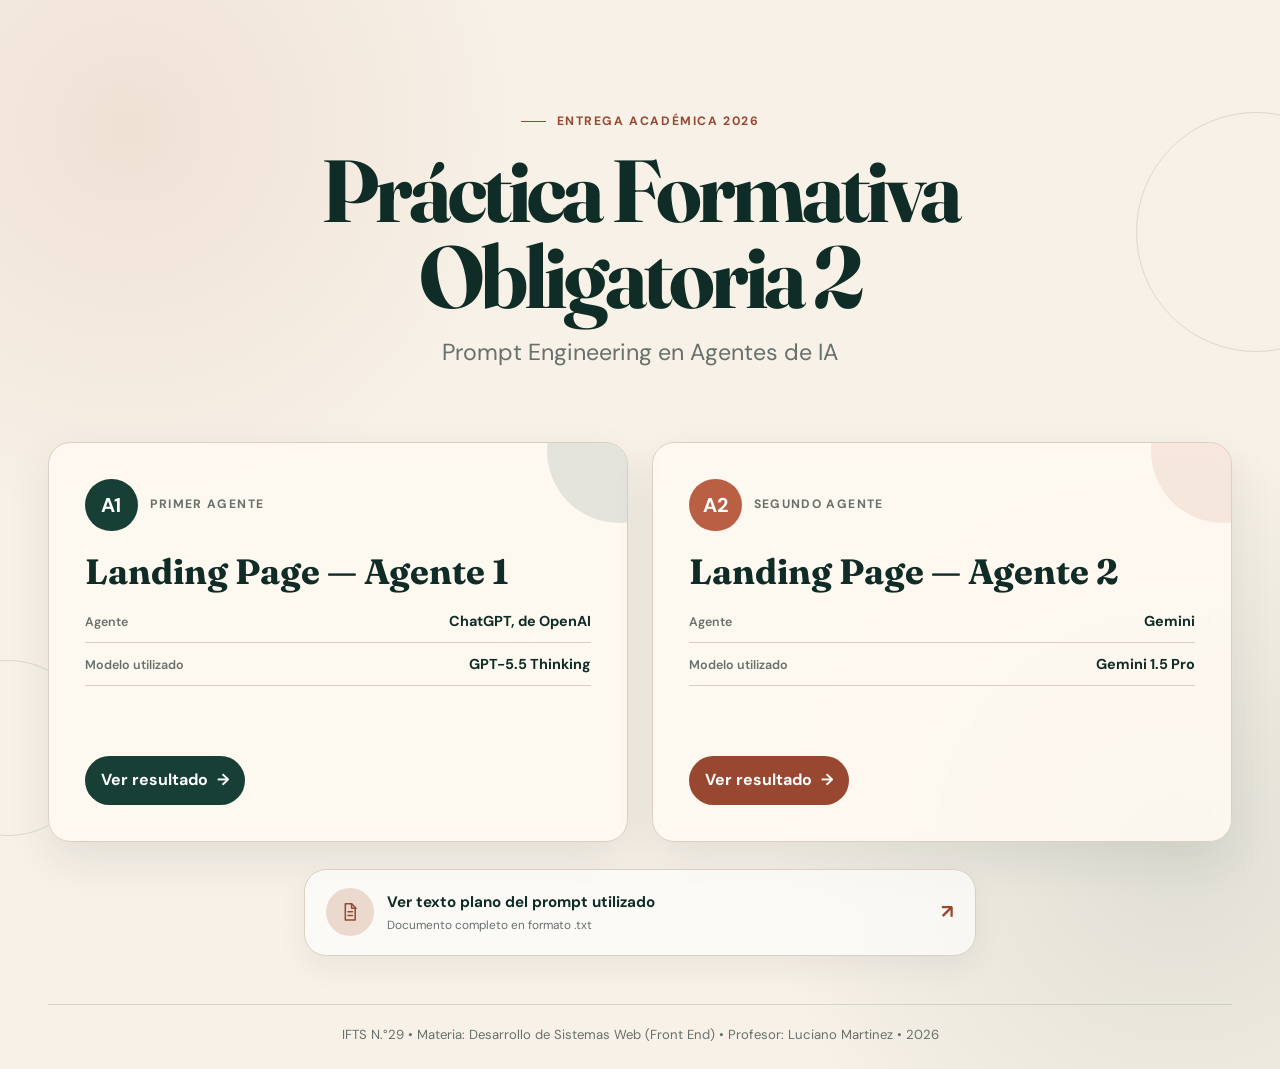
<file: index.html>
<!DOCTYPE html>
<html lang="es">
<head>
  <meta charset="UTF-8">
  <meta name="viewport" content="width=device-width, initial-scale=1.0">
  <title>Práctica Formativa Obligatoria 2 | Prompt Engineering en Agentes de IA</title>
  <meta name="description" content="Portada de acceso a las landing pages generadas por dos agentes de IA y al texto plano del prompt utilizado.">
  <meta name="theme-color" content="#f7f1e7">
  <meta property="og:type" content="website">
  <meta property="og:title" content="Práctica Formativa Obligatoria 2">
  <meta property="og:description" content="Prompt Engineering en Agentes de IA: acceso al prompt y a las landing pages generadas.">
  <meta property="og:locale" content="es_AR">
  <link rel="preconnect" href="https://fonts.googleapis.com">
  <link rel="preconnect" href="https://fonts.gstatic.com" crossorigin>
  <link href="https://fonts.googleapis.com/css2?family=DM+Sans:wght@400;500;600;700&family=Fraunces:opsz,wght@9..144,600;9..144,700&display=swap" rel="stylesheet">
  <link rel="stylesheet" href="./styles.css">
  <script src="./script.js" defer></script>
</head>
<body>

  <div class="page-shell">
    <header class="cover-header" aria-labelledby="page-title">
      <div class="cover-heading reveal">
        <p class="eyebrow"><span aria-hidden="true"></span> Entrega académica 2026</p>
        <h1 id="page-title">Práctica Formativa Obligatoria 2</h1>
        <p class="subtitle">Prompt Engineering en Agentes de IA</p>
      </div>
    </header>

    <main id="accesos" class="access-section" aria-labelledby="access-title">
      <h2 id="access-title" class="sr-only">Accesos a la entrega</h2>

      <div class="agent-grid">
        <article class="access-card access-card--forest reveal">
          <div class="card-topline">
            <span class="agent-badge" aria-hidden="true">A1</span>
            <p class="agent-number">Primer agente</p>
          </div>

          <h3>Landing Page — Agente 1</h3>

          <dl class="agent-meta">
            <div>
              <dt>Agente</dt>
              <dd>ChatGPT, de OpenAI</dd>
            </div>
            <div>
              <dt>Modelo utilizado</dt>
              <dd>GPT-5.5 Thinking</dd>
            </div>
          </dl>


          <a class="card-link" href="../chatgpt/index-chatgpt.html">
            Ver resultado <span aria-hidden="true">→</span>
          </a>
        </article>

        <article class="access-card access-card--terracotta reveal">
          <div class="card-topline">
            <span class="agent-badge" aria-hidden="true">A2</span>
            <p class="agent-number">Segundo agente</p>
          </div>

          <h3>Landing Page — Agente 2</h3>

          <dl class="agent-meta">
            <div>
              <dt>Agente</dt>
              <dd>Gemini</dd>
            </div>
            <div>
              <dt>Modelo utilizado</dt>
              <dd>Gemini 1.5 Pro</dd>
            </div>
          </dl>

          <a class="card-link" href="../gemini/index-gemini.html">
            Ver resultado <span aria-hidden="true">→</span>
          </a>
        </article>
      </div>

      <a class="prompt-access reveal" href="./prompt.txt" target="_blank" rel="noopener">
        <span class="prompt-access__icon" aria-hidden="true">
          <svg viewBox="0 0 24 24" focusable="false">
            <path d="M7 3h7l4 4v14H7z"></path>
            <path d="M14 3v5h5M10 12h5M10 16h5"></path>
          </svg>
        </span>
        <span class="prompt-access__copy">
          <strong>Ver texto plano del prompt utilizado</strong>
          <small>Documento completo en formato .txt</small>
        </span>
        <span class="prompt-access__arrow" aria-hidden="true">↗</span>
      </a>
    </main>

    <footer class="site-footer">
      <p>IFTS N.°29 <span aria-hidden="true">•</span> Materia: Desarrollo de Sistemas Web (Front End) <span aria-hidden="true">•</span> Profesor: Luciano Martinez <span aria-hidden="true">•</span> 2026</p>
    </footer>
  </div>

  <div class="decor decor--one" aria-hidden="true"></div>
  <div class="decor decor--two" aria-hidden="true"></div>
</body>
</html>
</file>
<file: styles.css>
:root {
  --ivory: #f7f1e7;
  --cream: #fffaf2;
  --white: #ffffff;
  --forest: #173f35;
  --forest-dark: #0f2d26;
  --terracotta: #b95f43;
  --terracotta-dark: #984831;
  --charcoal: #2d312f;
  --muted: #68706b;
  --border: #d9d0c3;
  --focus: #e08a54;

  --font-display: "Fraunces", Georgia, serif;
  --font-body: "DM Sans", Arial, sans-serif;

  --radius-sm: 0.8rem;
  --radius-md: 1.4rem;
  --radius-lg: 2rem;
  --shadow-card: 0 18px 45px rgba(33, 54, 46, 0.09);
  --shadow-hover: 0 24px 60px rgba(33, 54, 46, 0.15);
  --transition: 180ms ease;
  --container: 74rem;
}

*,
*::before,
*::after {
  box-sizing: border-box;
}

html {
  scroll-behavior: smooth;
}

body {
  min-width: 20rem;
  min-height: 100vh;
  min-height: 100dvh;
  margin: 0;
  overflow-x: hidden;
  background:
    radial-gradient(circle at 10% 12%, rgba(185, 95, 67, 0.11), transparent 25rem),
    radial-gradient(circle at 92% 80%, rgba(23, 63, 53, 0.1), transparent 26rem),
    var(--ivory);
  color: var(--charcoal);
  font-family: var(--font-body);
  line-height: 1.6;
  -webkit-font-smoothing: antialiased;
}

a {
  color: inherit;
}

svg {
  display: block;
  max-width: 100%;
}

:focus-visible {
  outline: 3px solid var(--focus);
  outline-offset: 4px;
}

::selection {
  background: #e7c2ad;
  color: var(--forest-dark);
}

.skip-link {
  position: fixed;
  top: 0.75rem;
  left: 0.75rem;
  z-index: 1000;
  padding: 0.75rem 1rem;
  border-radius: var(--radius-sm);
  background: var(--forest-dark);
  color: var(--white);
  font-weight: 700;
  text-decoration: none;
  transform: translateY(-170%);
  transition: transform var(--transition);
}

.skip-link:focus {
  transform: translateY(0);
}

.page-shell {
  position: relative;
  z-index: 1;
  display: flex;
  width: min(calc(100% - 2rem), var(--container));
  min-height: 100vh;
  min-height: 100dvh;
  flex-direction: column;
  margin-inline: auto;
}

.cover-header {
  padding-top: 1.25rem;
  text-align: center;
}

.course-mark {
  display: inline-flex;
  align-items: center;
  gap: 0.65rem;
  color: var(--forest-dark);
  font-size: 0.76rem;
  font-weight: 700;
  letter-spacing: 0.04em;
  text-decoration: none;
  text-transform: uppercase;
}

.course-mark__symbol {
  display: grid;
  width: 2.45rem;
  height: 2.45rem;
  place-items: center;
  border-radius: 50% 50% 50% 0;
  background: var(--forest);
  color: var(--white);
  font-family: var(--font-display);
  font-size: 0.8rem;
  transform: rotate(-7deg);
}

.course-mark__text {
  display: none;
}

.cover-heading {
  max-width: 61rem;
  margin: 3.5rem auto 0;
}

.eyebrow {
  display: inline-flex;
  align-items: center;
  gap: 0.65rem;
  margin: 0 0 1rem;
  color: var(--terracotta-dark);
  font-size: 0.76rem;
  font-weight: 700;
  letter-spacing: 0.13em;
  text-transform: uppercase;
}

.eyebrow span {
  width: 1.6rem;
  height: 1px;
  background: currentColor;
}

h1,
h2,
h3,
p {
  margin-top: 0;
}

h1,
h3 {
  color: var(--forest-dark);
  font-family: var(--font-display);
  text-wrap: balance;
}

h1 {
  margin-bottom: 0.9rem;
  font-size: clamp(2.5rem, 12vw, 5.5rem);
  line-height: 0.98;
  letter-spacing: -0.045em;
}

.subtitle {
  margin-bottom: 0;
  color: var(--muted);
  font-size: clamp(1.05rem, 4vw, 1.45rem);
}

.access-section {
  display: grid;
  gap: 1.4rem;
  margin-block: 3.25rem 2.5rem;
}

.agent-grid {
  display: grid;
  gap: 1rem;
}

.access-card {
  position: relative;
  display: flex;
  min-height: 100%;
  flex-direction: column;
  overflow: hidden;
  padding: 1.45rem;
  border: 1px solid var(--border);
  border-radius: var(--radius-md);
  background: rgba(255, 250, 242, 0.88);
  box-shadow: var(--shadow-card);
  backdrop-filter: blur(8px);
  transition:
    transform var(--transition),
    box-shadow var(--transition),
    border-color var(--transition);
}

.access-card::after {
  position: absolute;
  top: -4rem;
  right: -4rem;
  width: 9rem;
  height: 9rem;
  border-radius: 50%;
  content: "";
  opacity: 0.11;
}

.access-card--forest::after {
  background: var(--forest);
}

.access-card--terracotta::after {
  background: var(--terracotta);
}

.access-card:hover,
.access-card:focus-within {
  border-color: rgba(23, 63, 53, 0.38);
  box-shadow: var(--shadow-hover);
  transform: translateY(-5px);
}

.card-topline {
  position: relative;
  z-index: 1;
  display: flex;
  align-items: center;
  gap: 0.75rem;
  margin-bottom: 1.35rem;
}

.agent-badge {
  display: grid;
  width: 3.3rem;
  height: 3.3rem;
  flex: 0 0 auto;
  place-items: center;
  border-radius: 50%;
  color: var(--white);
  font-size: 1.25rem;
  font-weight: 700;
}

.access-card--forest .agent-badge {
  background: var(--forest);
}

.access-card--terracotta .agent-badge {
  background: var(--terracotta);
}

.agent-number {
  margin: 0;
  color: var(--muted);
  font-size: 0.76rem;
  font-weight: 700;
  letter-spacing: 0.11em;
  text-transform: uppercase;
}

.access-card h3 {
  position: relative;
  z-index: 1;
  margin-bottom: 1.2rem;
  font-size: clamp(1.65rem, 6vw, 2.2rem);
  line-height: 1.08;
}

.agent-meta {
  position: relative;
  z-index: 1;
  display: grid;
  gap: 0.65rem;
  margin: 0 0 1.15rem;
}

.agent-meta div {
  display: flex;
  flex-wrap: wrap;
  align-items: baseline;
  justify-content: space-between;
  gap: 0.4rem 1rem;
  padding-bottom: 0.55rem;
  border-bottom: 1px solid var(--border);
}

.agent-meta dt {
  color: var(--muted);
  font-size: 0.78rem;
  font-weight: 600;
}

.agent-meta dd {
  margin: 0;
  color: var(--forest-dark);
  font-size: 0.9rem;
  font-weight: 700;
}

.card-description {
  position: relative;
  z-index: 1;
  margin-bottom: 1.5rem;
  color: var(--muted);
}

.card-link {
  position: relative;
  z-index: 1;
  display: inline-flex;
  min-height: 2.9rem;
  align-items: center;
  align-self: flex-start;
  gap: 0.55rem;
  margin-top: auto;
  padding: 0.72rem 1rem;
  border-radius: 999px;
  background: var(--forest);
  color: var(--white);
  font-weight: 700;
  text-decoration: none;
  transition:
    background-color var(--transition),
    transform var(--transition),
    box-shadow var(--transition);
}

.access-card--terracotta .card-link {
  background: var(--terracotta-dark);
}

.card-link:hover {
  box-shadow: 0 10px 24px rgba(23, 63, 53, 0.17);
  transform: translateY(-2px);
}

.card-link:active {
  transform: translateY(0);
}

.card-link span {
  transition: transform var(--transition);
}

.card-link:hover span {
  transform: translateX(4px);
}

.prompt-access {
  display: grid;
  grid-template-columns: auto 1fr auto;
  align-items: center;
  gap: 0.85rem;
  padding: 1rem;
  border: 1px solid var(--border);
  border-radius: var(--radius-md);
  background: rgba(255, 255, 255, 0.65);
  color: var(--forest-dark);
  text-decoration: none;
  box-shadow: 0 12px 30px rgba(33, 54, 46, 0.06);
  transition:
    background-color var(--transition),
    border-color var(--transition),
    transform var(--transition),
    box-shadow var(--transition);
}

.prompt-access:hover {
  border-color: rgba(185, 95, 67, 0.55);
  background: var(--cream);
  box-shadow: var(--shadow-card);
  transform: translateY(-3px);
}

.prompt-access__icon {
  display: grid;
  width: 3rem;
  height: 3rem;
  place-items: center;
  border-radius: 50%;
  background: #ead9cc;
  color: var(--terracotta-dark);
}

.prompt-access__icon svg {
  width: 1.35rem;
  fill: none;
  stroke: currentColor;
  stroke-linecap: round;
  stroke-linejoin: round;
  stroke-width: 1.7;
}

.prompt-access__copy {
  display: grid;
  min-width: 0;
}

.prompt-access__copy strong {
  font-size: 0.95rem;
}

.prompt-access__copy small {
  margin-top: 0.1rem;
  color: var(--muted);
  font-size: 0.74rem;
}

.prompt-access__arrow {
  color: var(--terracotta-dark);
  font-size: 1.2rem;
  font-weight: 700;
}

.site-footer {
  margin-top: auto;
  padding: 1.2rem 0 1.5rem;
  border-top: 1px solid rgba(23, 63, 53, 0.14);
  color: var(--muted);
  text-align: center;
}

.site-footer p {
  margin: 0;
  font-size: 0.75rem;
}

.decor {
  position: fixed;
  z-index: 0;
  border: 1px solid rgba(23, 63, 53, 0.12);
  border-radius: 50%;
  pointer-events: none;
}

.decor--one {
  top: 7rem;
  right: -6rem;
  width: 15rem;
  height: 15rem;
}

.decor--two {
  bottom: 4rem;
  left: -5rem;
  width: 11rem;
  height: 11rem;
}

.sr-only {
  position: absolute;
  width: 1px;
  height: 1px;
  padding: 0;
  margin: -1px;
  overflow: hidden;
  clip: rect(0, 0, 0, 0);
  white-space: nowrap;
  border: 0;
}

.js .reveal {
  opacity: 0;
  transform: translateY(0.8rem);
}

.js .reveal.is-visible {
  opacity: 1;
  transform: translateY(0);
  transition:
    opacity 520ms ease,
    transform 520ms ease;
}

@media (min-width: 36rem) {
  .page-shell {
    width: min(calc(100% - 3rem), var(--container));
  }

  .course-mark__text {
    display: inline;
  }

  .access-card {
    padding: 1.8rem;
  }

  .prompt-access {
    padding: 1.15rem 1.3rem;
  }
}

@media (min-width: 48rem) {
  .cover-header {
    padding-top: 1.75rem;
  }

  .cover-heading {
    margin-top: 4rem;
  }

  .access-section {
    gap: 1.7rem;
    margin-top: 4rem;
  }

  .agent-grid {
    grid-template-columns: repeat(2, minmax(0, 1fr));
    gap: 1.5rem;
  }

  .access-card {
    padding: 2rem;
  }

  .prompt-access {
    width: min(100%, 42rem);
    margin-inline: auto;
  }

  .site-footer p {
    font-size: 0.82rem;
  }
}

@media (min-width: 64rem) {
  .cover-heading {
    margin-top: 4.75rem;
  }

  .access-section {
    margin-block: 4.4rem 3rem;
  }

  .access-card {
    min-height: 25rem;
    padding: 2.25rem;
  }
}

@media (prefers-reduced-motion: reduce) {
  html {
    scroll-behavior: auto;
  }

  *,
  *::before,
  *::after {
    animation-duration: 0.01ms !important;
    animation-iteration-count: 1 !important;
    scroll-behavior: auto !important;
    transition-duration: 0.01ms !important;
  }

  .js .reveal {
    opacity: 1;
    transform: none;
  }
}
</file>
